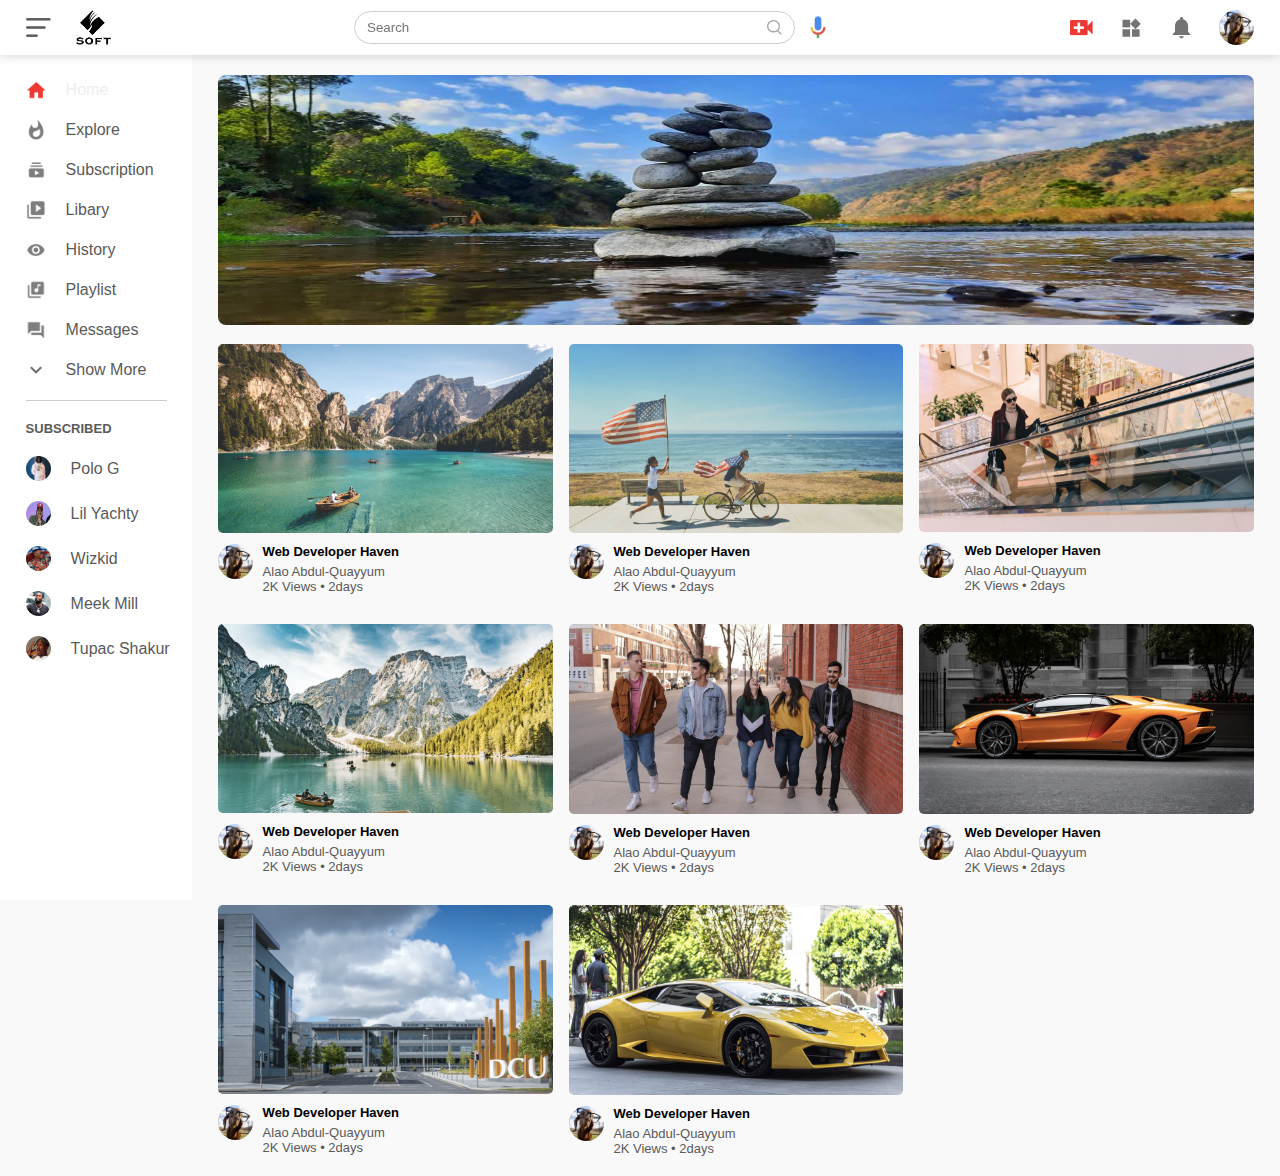
<file: index.html>
<!DOCTYPE html>
<html lang="en">
  <head>
    <meta charset="UTF-8" />
    <meta http-equiv="X-UA-Compatible" content="IE=edge" />
    <meta name="viewport" content="width=device-width, initial-scale=1.0" />
    <title>Youtube(Clone)</title>
    <link rel="stylesheet" href="style.css" />
  </head>
  <body>
    <nav class="flex-div">
      <div class="nav-left flex-div">
        <img src="img/menu.png" class="menu-icon" alt="" />
        <img src="img/soft-logo-white.png" width="35px" class="logo" alt="" />
      </div>
      <div class="nav-middle flex-div">
        <div class="search-box flex-div">
          <input type="text" placeholder="Search" />
          <img src="img/search.png" alt="" />
        </div>
        <img src="img/voice-search.png" class="mic-icon" alt="" />
      </div>
      <div class="nav-right flex-div">
        <img src="img/upload.png" alt="" />
        <img src="img/more.png" alt="" />
        <img src="img/notification.png" alt="" />
        <img src="img/profile-pic.jpg" class="user-icon" alt="" />
      </div>
    </nav>

    <div class="sidebar">
      <div class="shortcut-links">
        <a href=""
          ><img src="img/home.png" alt="" />
          <p>Home</p></a
        >
        <a href=""
          ><img src="img/explore.png" alt="" />
          <p>Explore</p></a
        >
        <a href=""
          ><img src="img/subscriprion.png" alt="" />
          <p>Subscription</p></a
        >
        <a href=""
          ><img src="img/library.png" alt="" />
          <p>Libary</p></a
        >
        <a href=""
          ><img src="img/history.png" alt="" />
          <p>History</p></a
        >
        <a href=""
          ><img src="img/playlist.png" alt="" />
          <p>Playlist</p></a
        >
        <a href=""
          ><img src="img/messages.png" alt="" />
          <p>Messages</p></a
        >
        <a href=""
          ><img src="img/show-more.png" alt="" />
          <p>Show More</p></a
        >
        <hr />
      </div>
      <div class="subscribed-list">
        <h3>SUBSCRIBED</h3>
        <a href="">
          <img src="img/profile-12.png" alt=" " />
          <p>Polo G</p></a
        >
        <a href="">
          <img src="img/profile-17.jpg" alt=" " />
          <p>Lil Yachty</p></a
        >
        <a href="">
          <img src="img/profile-18.jpg" alt=" " />
          <p>Wizkid</p></a
        >
        <a href="">
          <img src="img/profile-19.jpg" alt=" " />
          <p>Meek Mill</p></a
        >
        <a href="">
          <img src="img/profile-20.jpg" alt=" " />
          <p>Tupac Shakur</p></a
        >
      </div>
    </div>

    <div class="container">
      <div class="banner">
        <img src="img/banner.jpg" alt="" />
      </div>
      <div class="list-container">
        <div class="vid-list">
          <a href="play-video.html">
            <img src="img/thumbnail1.png" class="thumbnail" alt=""
          /></a>
          <div class="flex-div">
            <img src="img/profile-pic.jpg" alt="" />
            <div class="vid-info">
              <a href="play-video.html">Web Developer Haven</a>
              <p>Alao Abdul-Quayyum</p>
              <p>2K Views &bull; 2days</p>
            </div>
          </div>
        </div>
        <div class="vid-list">
          <img src="img/thumbnail2.png" class="thumbnail" alt="" />
          <div class="flex-div">
            <img src="img/profile-pic.jpg" alt="" />
            <div class="vid-info">
              <a href="">Web Developer Haven</a>
              <p>Alao Abdul-Quayyum</p>
              <p>2K Views &bull; 2days</p>
            </div>
          </div>
        </div>
        <div class="vid-list">
          <img src="img/thumbnail3.png" class="thumbnail" alt="" />
          <div class="flex-div">
            <img src="img/profile-pic.jpg" alt="" />
            <div class="vid-info">
              <a href="">Web Developer Haven</a>
              <p>Alao Abdul-Quayyum</p>
              <p>2K Views &bull; 2days</p>
            </div>
          </div>
        </div>
        <div class="vid-list">
          <img src="img/thumbnail4.png" class="thumbnail" alt="" />
          <div class="flex-div">
            <img src="img/profile-pic.jpg" alt="" />
            <div class="vid-info">
              <a href="">Web Developer Haven</a>
              <p>Alao Abdul-Quayyum</p>
              <p>2K Views &bull; 2days</p>
            </div>
          </div>
        </div>
        <div class="vid-list">
          <img src="img/thumbnail5.png" class="thumbnail" alt="" />
          <div class="flex-div">
            <img src="img/profile-pic.jpg" alt="" />
            <div class="vid-info">
              <a href="">Web Developer Haven</a>
              <p>Alao Abdul-Quayyum</p>
              <p>2K Views &bull; 2days</p>
            </div>
          </div>
        </div>
        <div class="vid-list">
          <img src="img/thumbnail6.png" class="thumbnail" alt="" />
          <div class="flex-div">
            <img src="img/profile-pic.jpg" alt="" />
            <div class="vid-info">
              <a href="">Web Developer Haven</a>
              <p>Alao Abdul-Quayyum</p>
              <p>2K Views &bull; 2days</p>
            </div>
          </div>
        </div>
        <div class="vid-list">
          <img src="img/thumbnail7.png" class="thumbnail" alt="" />
          <div class="flex-div">
            <img src="img/profile-pic.jpg" alt="" />
            <div class="vid-info">
              <a href="">Web Developer Haven</a>
              <p>Alao Abdul-Quayyum</p>
              <p>2K Views &bull; 2days</p>
            </div>
          </div>
        </div>
        <div class="vid-list">
          <img src="img/thumbnail8.png" class="thumbnail" alt="" />
          <div class="flex-div">
            <img src="img/profile-pic.jpg" alt="" />
            <div class="vid-info">
              <a href="">Web Developer Haven</a>
              <p>Alao Abdul-Quayyum</p>
              <p>2K Views &bull; 2days</p>
            </div>
          </div>
        </div>
      </div>
    </div>

    <script src="script.js"></script>
  </body>
</html>
</file>
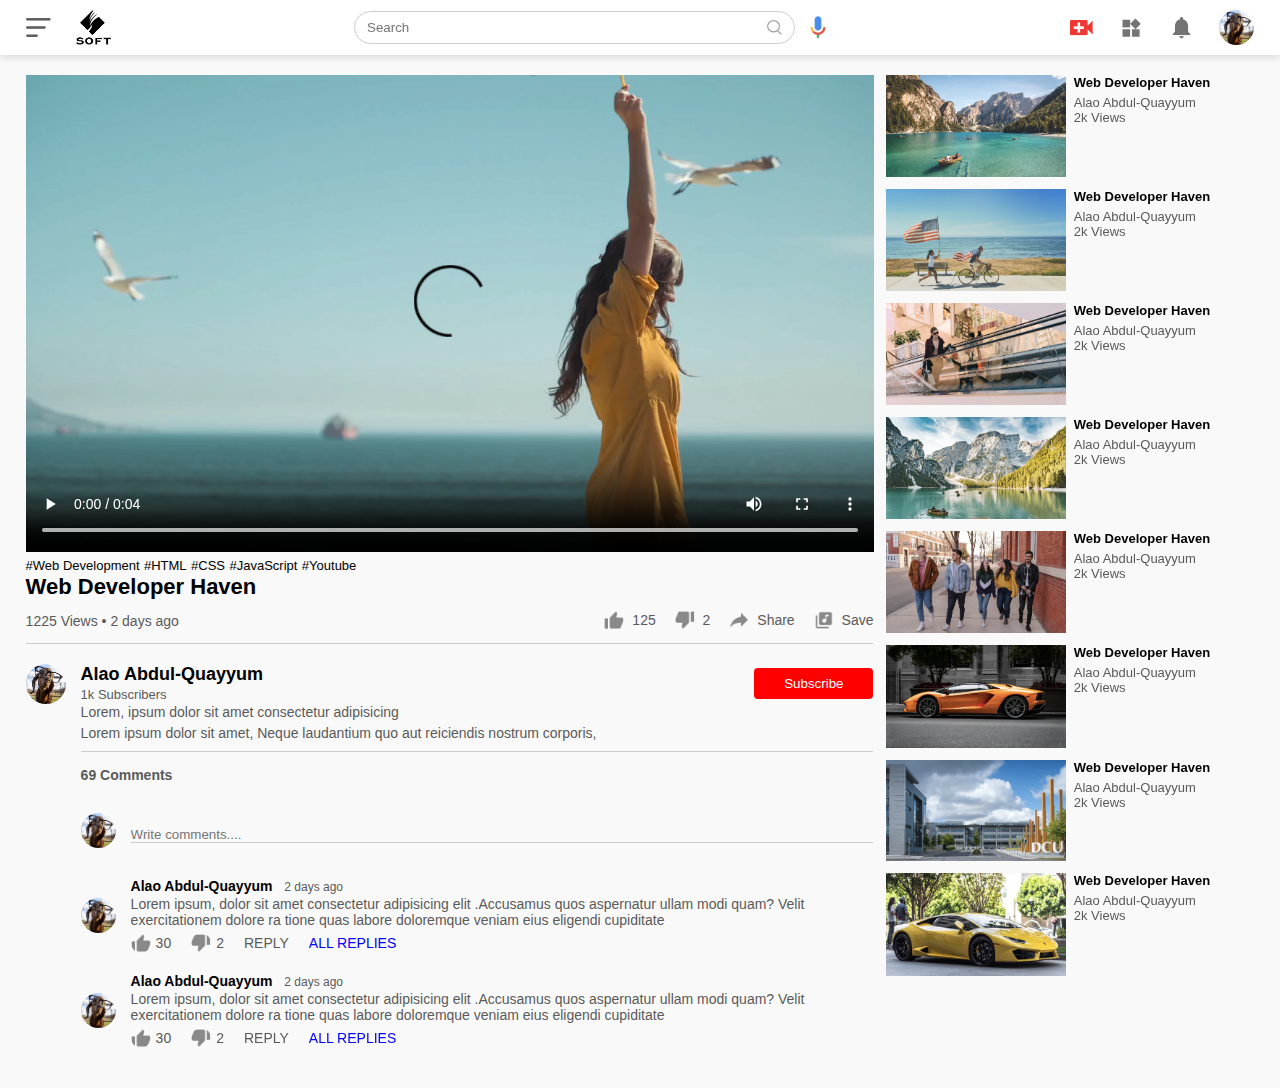
<file: play-video.html>
<!DOCTYPE html>
<html lang="en">
  <head>
    <meta charset="UTF-8" />
    <meta http-equiv="X-UA-Compatible" content="IE=edge" />
    <meta name="viewport" content="width=device-width, initial-scale=1.0" />
    <title>Play Video</title>
    <link rel="stylesheet" href="style.css" />
  </head>
  <body>
    <nav class="flex-div">
      <div class="nav-left flex-div">
        <img src="img/menu.png" class="menu-icon" alt="" />
        <img src="img/soft-logo-white.png" width="35px" class="logo" alt="" />
      </div>
      <div class="nav-middle flex-div">
        <div class="search-box flex-div">
          <input type="text" placeholder="Search" />
          <img src="img/search.png" alt="" />
        </div>
        <img src="img/voice-search.png" class="mic-icon" alt="" />
      </div>
      <div class="nav-right flex-div">
        <img src="img/upload.png" alt="" />
        <img src="img/more.png" alt="" />
        <img src="img/notification.png" alt="" />
        <img src="img/profile-pic.jpg" class="user-icon" alt="" />
      </div>
    </nav>

    <div class="container play-container">
      <div class="row">
        <div class="play-video">
          <video controls autoplay>
            <source src="img/video.mp4" type="video/mp4" />
          </video>

          <div class="tags">
            <a href="">#Web Development</a> <a href="">#HTML</a>
            <a href="">#CSS</a> <a href="">#JavaScript</a>
            <a href="">#Youtube</a>
          </div>
          <h3>Web Developer Haven</h3>
          <div class="play-video-info">
            <p>1225 Views &bull; 2 days ago</p>
            <div>
              <a href=""> <img src="img/like.png" alt="" />125</a>
              <a href=""> <img src="img/dislike.png" alt="" />2</a>
              <a href=""> <img src="img/share.png" alt="" />Share</a>
              <a href=""> <img src="img/save.png" alt="" />Save</a>
            </div>
          </div>
          <hr />
          <div class="publisher">
            <img src="img/profile-pic.jpg" alt="" />
            <div>
              <p>Alao Abdul-Quayyum</p>
              <span>1k Subscribers</span>
            </div>
            <button class="btn" type="button">Subscribe</button>
          </div>
          <div class="vid-description">
            <p>Lorem, ipsum dolor sit amet consectetur adipisicing</p>
            <p>
              Lorem ipsum dolor sit amet, Neque laudantium quo aut reiciendis
              nostrum corporis,
            </p>
            <hr />
            <h4>69 Comments</h4>

            <div class="add-comment">
              <img src="img/profile-pic.jpg" alt="" />
              <input type="text" placeholder="Write comments...." />
            </div>
            <div class="old-comment">
              <img src="img/profile-pic.jpg" alt="" />
              <div>
                <h3>Alao Abdul-Quayyum <span>2 days ago</span></h3>
                <p>
                  Lorem ipsum, dolor sit amet consectetur adipisicing elit
                  .Accusamus quos aspernatur ullam modi quam? Velit
                  exercitationem dolore ra tione quas labore doloremque veniam
                  eius eligendi cupiditate
                </p>
                <div class="comment-action">
                  <img src="img/like.png" alt="" />
                  <span>30</span>
                  <img src="img/dislike.png" alt="" />
                  <span>2</span>
                  <span>REPLY</span>
                  <a href="">ALL REPLIES</a>
                </div>
              </div>
            </div>
            <div class="old-comment">
              <img src="img/profile-pic.jpg" alt="" />
              <div>
                <h3>Alao Abdul-Quayyum <span>2 days ago</span></h3>
                <p>
                  Lorem ipsum, dolor sit amet consectetur adipisicing elit
                  .Accusamus quos aspernatur ullam modi quam? Velit
                  exercitationem dolore ra tione quas labore doloremque veniam
                  eius eligendi cupiditate
                </p>
                <div class="comment-action">
                  <img src="img/like.png" alt="" />
                  <span>30</span>
                  <img src="img/dislike.png" alt="" />
                  <span>2</span>
                  <span>REPLY</span>
                  <a href="">ALL REPLIES</a>
                </div>
              </div>
            </div>
          </div>
        </div>
        <div class="right-sidebar">
          <div class="side-video-list">
            <a href="" class="small-thumbnail">
              <img src="img/thumbnail1.png" alt=""
            /></a>
            <div class="vid-info">
              <a href="">Web Developer Haven</a>
              <p>Alao Abdul-Quayyum</p>
              <p>2k Views</p>
            </div>
          </div>
          <div class="side-video-list">
            <a href="" class="small-thumbnail">
              <img src="img/thumbnail2.png" alt=""
            /></a>
            <div class="vid-info">
              <a href="">Web Developer Haven</a>
              <p>Alao Abdul-Quayyum</p>
              <p>2k Views</p>
            </div>
          </div>
          <div class="side-video-list">
            <a href="" class="small-thumbnail">
              <img src="img/thumbnail3.png"
            /></a>
            <div class="vid-info">
              <a href="">Web Developer Haven</a>
              <p>Alao Abdul-Quayyum</p>
              <p>2k Views</p>
            </div>
          </div>
          <div class="side-video-list">
            <a href="" class="small-thumbnail">
              <img src="img/thumbnail4.png" alt=""
            /></a>
            <div class="vid-info">
              <a href="">Web Developer Haven</a>
              <p>Alao Abdul-Quayyum</p>
              <p>2k Views</p>
            </div>
          </div>
          <div class="side-video-list">
            <a href="" class="small-thumbnail">
              <img src="img/thumbnail5.png" alt=""
            /></a>
            <div class="vid-info">
              <a href="">Web Developer Haven</a>
              <p>Alao Abdul-Quayyum</p>
              <p>2k Views</p>
            </div>
          </div>
          <div class="side-video-list">
            <a href="" class="small-thumbnail">
              <img src="img/thumbnail6.png" alt=""
            /></a>
            <div class="vid-info">
              <a href="">Web Developer Haven</a>
              <p>Alao Abdul-Quayyum</p>
              <p>2k Views</p>
            </div>
          </div>
          <div class="side-video-list">
            <a href="" class="small-thumbnail">
              <img src="img/thumbnail7.png" alt=""
            /></a>
            <div class="vid-info">
              <a href="">Web Developer Haven</a>
              <p>Alao Abdul-Quayyum</p>
              <p>2k Views</p>
            </div>
          </div>
          <div class="side-video-list">
            <a href="" class="small-thumbnail">
              <img src="img/thumbnail8.png" alt=""
            /></a>
            <div class="vid-info">
              <a href="">Web Developer Haven</a>
              <p>Alao Abdul-Quayyum</p>
              <p>2k Views</p>
            </div>
          </div>
        </div>
      </div>
    </div>
  </body>
</html>
</file>
<file: style.css>
* {
  margin: 0;
  padding: 0;
  font-family: "poppins", sans-serif;
  box-sizing: border-box;
}

a {
  text-decoration: none;
  color: #5a5a5a;
}

img {
  cursor: pointer;
}

.flex-div {
  display: flex;
  align-items: center;
}

nav {
  padding: 10px 2%;
  justify-content: space-between;
  box-shadow: 0 0 10px rgba(0, 0, 0, 0.2);
  background: #fff;
  position: sticky;
  top: 0;
  z-index: 10;
}

.nav-right img {
  width: 25px;
  margin-right: 25px;
}

.nav-right .user-icon {
  width: 35px;
  border-radius: 50%;
  margin-right: 0;
}

.nav-left .menu-icon {
  width: 25px;
  margin-right: 25px;
}

.nav-middle .mic-icon {
  width: 16px;
}

.nav-middle .search-box {
  border: 1px solid #ccc;
  margin-right: 15px;
  padding: 8px 12px;
  border-radius: 25px;
}

.nav-middle .search-box input {
  width: 400px;
  border: 0;
  outline: 0;
  background: transparent;
}

.nav-middle .search-box img {
  width: 15px;
}

.sidebar {
  background: #fff;
  width: 15%;
  height: 100vh;
  position: fixed;
  top: 0;
  padding-left: 2%;
  padding-top: 80px;
}

.shortcut-links a img {
  width: 20px;
  margin-right: 20px;
}

.shortcut-links a {
  display: flex;
  align-items: center;
  margin-bottom: 20px;
  width: fit-content;
  flex-wrap: wrap;
}

.shortcut-links a:first-child {
  color: #ededed;
}

.sidebar hr {
  border: 0;
  height: 1px;
  background: #ccc;
  width: 85%;
}

.subscribed-list h3 {
  font-size: 13px;
  margin: 20px 0;
  color: #5a5a5a;
}

.subscribed-list a {
  display: flex;
  align-items: center;
  margin-bottom: 20px;
  width: fit-content;
  flex-wrap: wrap;
}

.subscribed-list a img {
  width: 25px;
  height: 25px;
  border-radius: 50%;
  margin-right: 20px;
}

.small-sidebar {
  width: 5%;
}

.small-sidebar a p {
  display: none;
}

.small-sidebar h3 {
  display: none;
}

.small-sidebar hr {
  width: 50%;
  margin-bottom: 25px;
}

.container {
  background: #f9f9f9;
  padding-left: 17%;
  padding-right: 2%;
  padding-top: 20px;
  padding-bottom: 20px;
}

.large-container {
  padding-left: 7%;
}

.banner {
  width: 100%;
}

.banner img {
  width: 100%;
  height: 250px;
  border-radius: 8px;
}

.list-container {
  display: grid;
  grid-template-columns: repeat(auto-fit, minmax(250px, 1fr));
  grid-column-gap: 16px;
  grid-row-gap: 30px;
  margin-top: 15px;
}

.vid-list .thumbnail {
  width: 100%;
  border-radius: 5px;
}

.vid-list .flex-div {
  align-items: flex-start;
  margin-top: 7px;
}

.vid-list .flex-div img {
  width: 35px;
  margin-right: 10px;
  border-radius: 50%;
}

.vid-info {
  color: #5a5a5a;
  font-size: 13px;
}

.vid-info a {
  color: #000;
  font-weight: 600;
  display: block;
  margin-bottom: 5px;
}

@media (max-width: 900px) {
  .menu-icon {
    display: none;
  }

  .sidebar {
    display: none;
  }

  .container,
  .large-container {
    padding-left: 5%;
    padding-right: 5%;
  }

  .nav-right img {
    display: none;
  }

  .nav-right .user-icon {
    display: block;
    width: 30px;
  }

  .nav-middle .search-box input {
    width: 100px;
  }

  .nav-middle .mic-icon {
    display: none;
  }
}

.play-container {
  padding-left: 2%;
}

.row {
  display: flex;
  justify-content: space-between;
  flex-wrap: wrap;
}

.play-video {
  flex-basis: 69%;
}

.right-sidebar {
  flex-basis: 30%;
}

.play-video video {
  width: 100%;
}

.side-video-list {
  display: flex;
  justify-content: space-between;
  margin-bottom: 8px;
}

.side-video-list img {
  width: 100%;
}

.side-video-list .small-thumbnail {
  flex-basis: 49%;
}

.side-video-list .vid-info {
  flex-basis: 49%;
}

.play-video .tags a {
  color: #000;
  font-size: 13px;
}

.play-video h3 {
  font-weight: 600;
  font-size: 22px;
}

.play-video .play-video-info {
  display: flex;
  align-items: center;
  justify-content: space-between;
  flex-wrap: wrap;
  margin-top: 10px;
  font-size: 14px;
  color: #5a5a5a;
}

.play-video .play-video-info a img {
  width: 20px;
  margin-right: 8px;
}

.play-video .play-video-info a {
  display: inline-flex;
  align-items: center;
  margin-left: 15px;
}

.play-video hr {
  border: 0;
  height: 1px;
  background: #ccc;
  margin: 10px 0;
}

.publisher {
  display: flex;
  align-items: center;
  margin-top: 20px;
}

.publisher div {
  flex: 1;
}

.publisher img {
  width: 40px;
  border-radius: 50%;
  margin-right: 15px;
}

.publisher div p {
  color: #000;
  font-weight: 600;
  font-size: 18px;
}

.publisher div span {
  font-size: 13px;
  color: #5a5a5a;
}

.btn {
  background: red;
  color: #fff;
  padding: 8px 30px;
  border: 0;
  outline: 0;
  border-radius: 4px;
  cursor: pointer;
}

.vid-description {
  padding-left: 55px;
  margin-bottom: 15px 0;
}

.vid-description p {
  font-size: 14px;
  margin-bottom: 5px;
  color: #5a5a5a;
}

.vid-description h4 {
  font-size: 14px;
  color: #5a5a5a;
  margin-top: 15px;
}

.add-comment {
  display: flex;
  align-items: center;
  margin: 30px 0;
}

.add-comment img {
  width: 35px;
  border-radius: 50%;
  margin-right: 15px;
}

.add-comment input {
  border: 0;
  outline: 0;
  border-bottom: 1px solid #ccc;
  width: 100%;
  padding-top: 10px;
  background: transparent;
}

.old-comment {
  display: flex;
  align-items: center;
  margin: 20px 0;
}

.old-comment img {
  width: 35px;
  border-radius: 50%;
  margin-right: 15px;
}

.old-comment h3 {
  font-size: 14px;
  margin-bottom: 2px;
}

.old-comment h3 span {
  font-size: 12px;
  color: #5a5a5a;
  font-weight: 500;
  margin-left: 8px;
}

.old-comment .comment-action {
  display: flex;
  align-items: center;
  margin-right: 5px;
  font-size: 14px;
}

.old-comment .comment-action img {
  width: 100%;
  width: 20px;
  margin-right: 5px;
}

.old-comment .comment-action span {
  margin-right: 20px;
  color: #5a5a5a;
}

.old-comment .comment-action a {
  color: #0000ff;
}

@media (max-width: 900px) {
  .play-video {
    flex-basis: 100%;
  }

  .right-sidebar {
    flex-basis: 100%;
  }

  .play-container {
    padding-left: 5%;
  }

  .vid-description {
    padding-left: 0;
  }

  .play-video .play-video-info a {
    margin-left: 0;
    margin-right: 15px;
    margin-top: 15px;
  }
}
</file>
